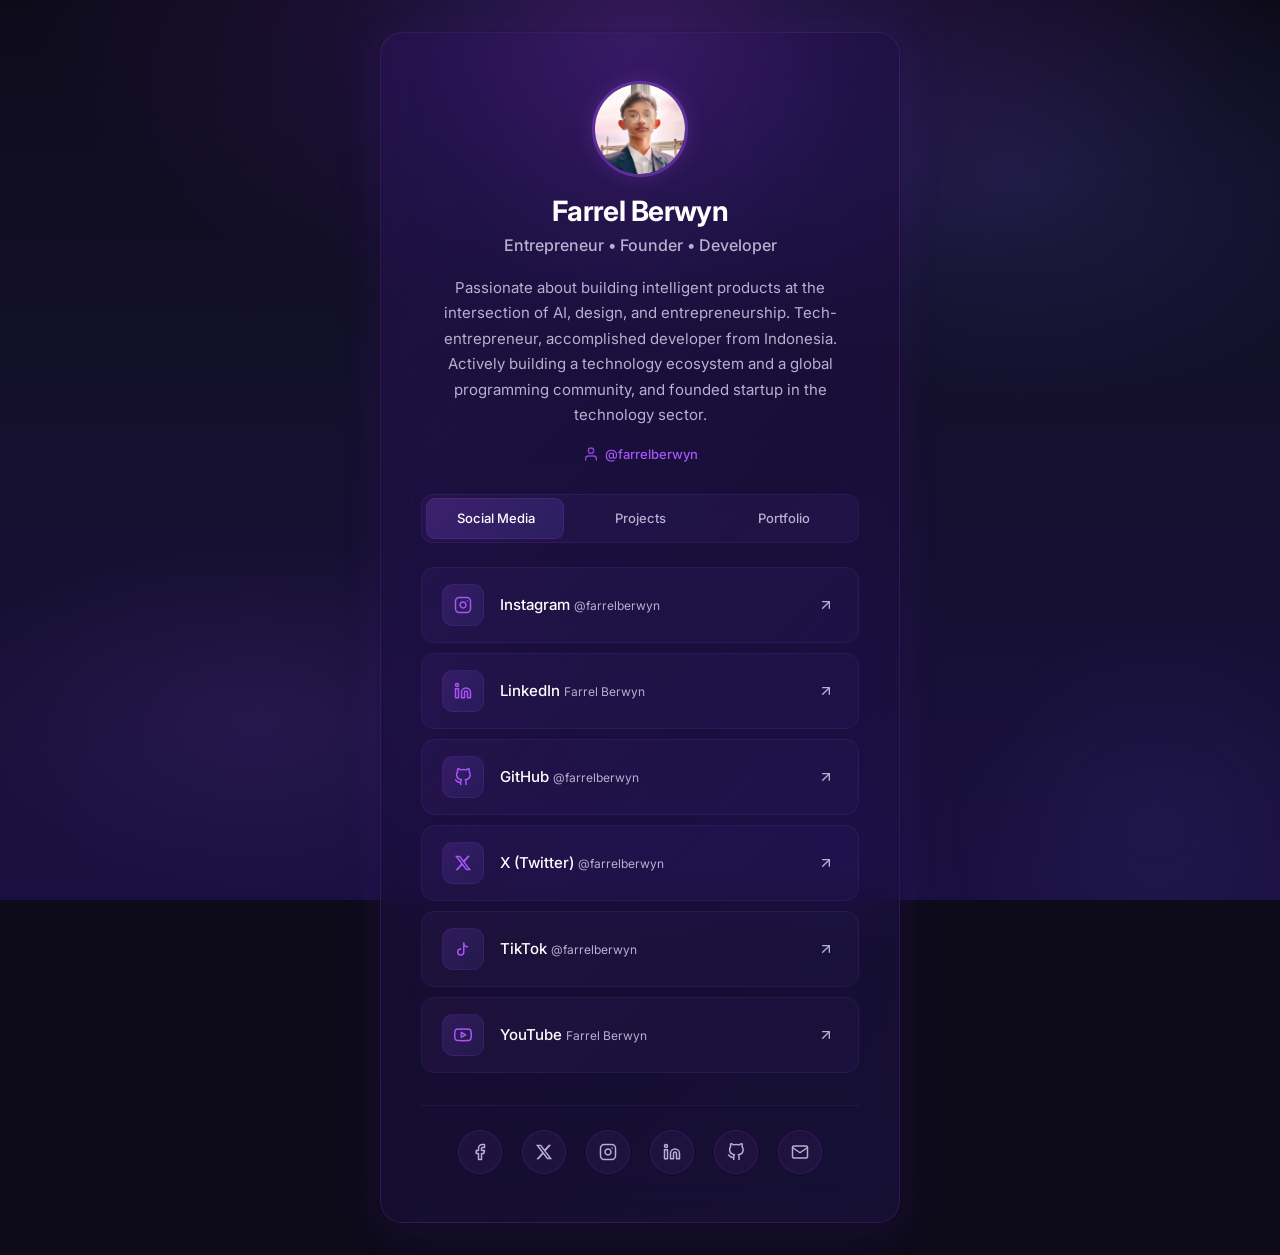
<file: index.html>
<!DOCTYPE html>
<html lang="en">

<head>
  <meta charset="UTF-8" />
  <meta name="viewport" content="width=device-width, initial-scale=1.0" />
  <meta name="description"
    content="Farrel Berwyn — AI Engineer, Founder & UI/UX Designer. Explore projects, portfolio, and connect on social media." />
  <meta name="theme-color" content="#0F1117" />
  <title>Farrel Berwyn — Profile</title>

  <!-- Preconnect for performance -->
  <link rel="preconnect" href="https://fonts.googleapis.com" />
  <link rel="preconnect" href="https://fonts.gstatic.com" crossorigin />
  <link href="https://fonts.googleapis.com/css2?family=Inter:wght@400;500;600;700&display=swap" rel="stylesheet" />

  <link rel="stylesheet" href="assets/css/style.css" />
</head>

<body>
  <!-- Background ambient glow -->
  <div class="bg-glow" aria-hidden="true"></div>

  <main class="main-container" role="main">
    <article class="profile-card" aria-label="Profile card of Farrel Berwyn">

      <!-- ══════════ Avatar ══════════ -->
      <header class="profile-header">
        <div class="avatar-wrapper">
          <img src="assets/img/FarrelProfile.jpg" alt="Farrel Berwyn's avatar" class="avatar" width="96" height="96"
            loading="eager" onerror="this.style.display='none'; this.nextElementSibling.style.display='flex';" />
          <div class="avatar-fallback" aria-hidden="true">FB</div>
        </div>

        <!-- ══════════ Name ══════════ -->
        <h1 class="profile-name">Farrel Berwyn</h1>

        <!-- ══════════ Subtitle ══════════ -->
        <p class="profile-subtitle">Entrepreneur • Founder • Developer</p>

        <!-- ══════════ Description ══════════ -->
        <p class="profile-description">
          Passionate about building intelligent products at the intersection of
          AI, design, and entrepreneurship. Tech-entrepreneur, accomplished developer from Indonesia.
          Actively building a technology ecosystem and a global programming community,
          and founded startup in the technology sector.
        </p>

        <!-- ══════════ Social Username ══════════ -->
        <p class="profile-handle">
          <svg class="handle-icon" viewBox="0 0 24 24" width="16" height="16" fill="none" stroke="currentColor"
            stroke-width="2" stroke-linecap="round" stroke-linejoin="round" aria-hidden="true">
            <path d="M20 21v-2a4 4 0 0 0-4-4H8a4 4 0 0 0-4 4v2" />
            <circle cx="12" cy="7" r="4" />
          </svg>
          <span>@farrelberwyn</span>
        </p>
      </header>

      <!-- ══════════ Tabs (Segmented Control) ══════════ -->
      <nav class="tabs-nav" role="tablist" aria-label="Content tabs">
        <div class="tabs-track">
          <div class="tab-indicator" aria-hidden="true"></div>
          <button class="tab-btn active" role="tab" id="tab-social" aria-selected="true" aria-controls="panel-social"
            data-tab="social">Social Media</button>
          <button class="tab-btn" role="tab" id="tab-projects" aria-selected="false" aria-controls="panel-projects"
            data-tab="projects">Projects</button>
          <button class="tab-btn" role="tab" id="tab-portfolio" aria-selected="false" aria-controls="panel-portfolio"
            data-tab="portfolio">Portfolio</button>
        </div>
      </nav>

      <!-- ══════════ Tab Panels ══════════ -->
      <div class="tab-panels">
        <section class="tab-panel active" role="tabpanel" id="panel-social" aria-labelledby="tab-social">
          <ul class="link-list" id="list-social" aria-label="Social media links"></ul>
        </section>

        <section class="tab-panel" role="tabpanel" id="panel-projects" aria-labelledby="tab-projects" hidden>
          <ul class="link-list" id="list-projects" aria-label="Project links"></ul>
        </section>

        <section class="tab-panel" role="tabpanel" id="panel-portfolio" aria-labelledby="tab-portfolio" hidden>
          <ul class="link-list" id="list-portfolio" aria-label="Portfolio links"></ul>
        </section>
      </div>

      <!-- ══════════ Footer ══════════ -->
      <footer class="profile-footer" aria-label="Social media footer">
        <nav class="footer-icons" aria-label="Footer social links" id="footer-icons"></nav>
      </footer>

    </article>
  </main>

  <script src="assets/js/app.js" defer></script>
</body>

</html>
</file>
<file: assets/css/style.css>
/* ═══════════════════════════════════════════════════════════
   CONNEXT — Modern Profile Card
   Design System & Styles — Purple Glassmorphism Edition
   ═══════════════════════════════════════════════════════════ */

/* ── Design Tokens ───────────────────────────────────────── */
:root {
  /* Colors — Purple / Violet Gradient Theme */
  --bg-primary:     #0D0B1A;
  --bg-card:        rgba(30, 20, 60, 0.55);
  --bg-card-solid:  #1A1235;
  --bg-hover:       rgba(80, 50, 140, 0.3);
  --accent:         #A855F7;
  --accent-rgb:     168, 85, 247;
  --accent-secondary: #6366F1;
  --accent-secondary-rgb: 99, 102, 241;
  --text-primary:   #FFFFFF;
  --text-secondary: #B8B0D0;
  --border-subtle:  rgba(168, 85, 247, 0.12);
  --border-hover:   rgba(168, 85, 247, 0.25);

  /* Typography */
  --font-family: 'Inter', -apple-system, BlinkMacSystemFont, 'SF Pro Display',
    'Segoe UI', Roboto, sans-serif;

  /* Spacing */
  --space-xs:  4px;
  --space-sm:  8px;
  --space-md:  16px;
  --space-lg:  24px;
  --space-xl:  32px;
  --space-2xl: 48px;

  /* Radii */
  --radius-sm:   8px;
  --radius-md:   14px;
  --radius-lg:   18px;
  --radius-xl:   22px;
  --radius-full: 9999px;

  /* Shadows */
  --shadow-card: 0 8px 40px rgba(100, 40, 200, 0.15),
                 0 2px 8px rgba(0, 0, 0, 0.25);
  --shadow-item: 0 2px 8px rgba(100, 40, 200, 0.08);
  --shadow-glow: 0 0 60px rgba(var(--accent-rgb), 0.2);

  /* Transitions */
  --ease-out: cubic-bezier(0.16, 1, 0.3, 1);
  --ease-spring: cubic-bezier(0.34, 1.56, 0.64, 1);
  --duration-fast: 150ms;
  --duration-normal: 300ms;
  --duration-slow: 500ms;

  /* Layout — mobile-first default (phone-sized) */
  --card-width: 100%;
}

/* ── Reset & Base ────────────────────────────────────────── */
*,
*::before,
*::after {
  margin: 0;
  padding: 0;
  box-sizing: border-box;
}

html {
  font-size: 16px;
  -webkit-font-smoothing: antialiased;
  -moz-osx-font-smoothing: grayscale;
  text-rendering: optimizeLegibility;
  scroll-behavior: smooth;
}

body {
  font-family: var(--font-family);
  color: var(--text-primary);
  min-height: 100dvh;
  overflow-x: hidden;
  line-height: 1.6;

  /* Deep purple gradient background */
  background: var(--bg-primary);
  background-image:
    radial-gradient(ellipse 80% 60% at 50% 0%, rgba(120, 40, 200, 0.25) 0%, transparent 60%),
    radial-gradient(ellipse 60% 50% at 80% 20%, rgba(99, 102, 241, 0.15) 0%, transparent 50%),
    radial-gradient(ellipse 50% 40% at 20% 80%, rgba(168, 85, 247, 0.1) 0%, transparent 50%),
    linear-gradient(180deg, #0D0B1A 0%, #13102A 40%, #1A1040 100%);
  background-attachment: fixed;
}

ul {
  list-style: none;
}

a {
  text-decoration: none;
  color: inherit;
}

button {
  cursor: pointer;
  border: none;
  background: none;
  font: inherit;
  color: inherit;
}

img {
  display: block;
  max-width: 100%;
  height: auto;
}

/* ── Background Ambient Glow ─────────────────────────────── */
.bg-glow {
  position: fixed;
  inset: 0;
  z-index: 0;
  pointer-events: none;
  overflow: hidden;
}

.bg-glow::before {
  content: '';
  position: absolute;
  top: -30%;
  left: 50%;
  transform: translateX(-50%);
  width: 700px;
  height: 700px;
  background: radial-gradient(
    circle,
    rgba(var(--accent-rgb), 0.12) 0%,
    rgba(var(--accent-secondary-rgb), 0.06) 35%,
    transparent 65%
  );
  border-radius: 50%;
  animation: glowPulse 8s ease-in-out infinite alternate;
}

.bg-glow::after {
  content: '';
  position: absolute;
  bottom: -20%;
  right: -10%;
  width: 500px;
  height: 500px;
  background: radial-gradient(
    circle,
    rgba(var(--accent-secondary-rgb), 0.08) 0%,
    transparent 60%
  );
  border-radius: 50%;
  animation: glowPulse 10s ease-in-out 2s infinite alternate-reverse;
}

@keyframes glowPulse {
  0%   { opacity: 0.5; transform: translateX(-50%) scale(1); }
  100% { opacity: 1;   transform: translateX(-50%) scale(1.2); }
}

/* ── Main Container ──────────────────────────────────────── */
.main-container {
  position: relative;
  z-index: 1;
  display: grid;
  justify-items: stretch;
  min-height: 100dvh;
}

/* ── Profile Card ────────────────────────────────────────── */
.profile-card {
  width: var(--card-width);
  border-radius: var(--radius-xl);
  box-shadow: var(--shadow-card);
  overflow: hidden;
  padding: clamp(24px, 5vw, 40px) clamp(20px, 4vw, 32px);
  position: relative;

  /* Glassmorphism — Purple tinted */
  background:
    linear-gradient(
      135deg,
      rgba(40, 20, 80, 0.6) 0%,
      rgba(25, 15, 55, 0.7) 50%,
      rgba(30, 20, 70, 0.55) 100%
    );
  backdrop-filter: blur(24px) saturate(1.5);
  -webkit-backdrop-filter: blur(24px) saturate(1.5);
  border: 1px solid rgba(168, 85, 247, 0.15);

  /* Entry animation */
  animation: cardEntry var(--duration-slow) var(--ease-out) both;
}

/* Inner glow overlay */
.profile-card::before {
  content: '';
  position: absolute;
  inset: 0;
  border-radius: var(--radius-xl);
  background:
    radial-gradient(ellipse 70% 40% at 50% 0%, rgba(168, 85, 247, 0.1) 0%, transparent 60%);
  pointer-events: none;
  z-index: 0;
}

/* Ensure children sit above overlay */
.profile-card > * {
  position: relative;
  z-index: 1;
}

@keyframes cardEntry {
  from {
    opacity: 0;
    transform: translateY(24px) scale(0.97);
  }
  to {
    opacity: 1;
    transform: translateY(0) scale(1);
  }
}

/* ── Profile Header ──────────────────────────────────────── */
.profile-header {
  text-align: center;
  margin-bottom: var(--space-lg);
}

/* Avatar */
.avatar-wrapper {
  position: relative;
  width: 96px;
  height: 96px;
  margin: 0 auto var(--space-md);
  animation: fadeSlideUp 600ms var(--ease-out) 100ms both;
}

.avatar {
  width: 96px;
  height: 96px;
  border-radius: var(--radius-full);
  object-fit: cover;
  border: 3px solid rgba(var(--accent-rgb), 0.4);
  box-shadow: 0 0 20px rgba(var(--accent-rgb), 0.2);
  transition: border-color var(--duration-normal) var(--ease-out),
              transform var(--duration-normal) var(--ease-out),
              box-shadow var(--duration-normal) var(--ease-out);
}

.avatar:hover {
  border-color: rgba(var(--accent-rgb), 0.7);
  transform: scale(1.05);
  box-shadow: 0 0 30px rgba(var(--accent-rgb), 0.35);
}

.avatar-fallback {
  display: none;
  width: 96px;
  height: 96px;
  border-radius: var(--radius-full);
  background: linear-gradient(135deg, var(--accent), var(--accent-secondary));
  align-items: center;
  justify-content: center;
  font-size: 32px;
  font-weight: 700;
  color: var(--text-primary);
  letter-spacing: 1px;
  box-shadow: 0 0 20px rgba(var(--accent-rgb), 0.3);
}

/* Name */
.profile-name {
  font-size: clamp(1.375rem, 4vw, 1.625rem);
  font-weight: 700;
  letter-spacing: -0.02em;
  line-height: 1.3;
  margin-bottom: var(--space-xs);
  animation: fadeSlideUp 600ms var(--ease-out) 200ms both;
}

/* Subtitle */
.profile-subtitle {
  font-size: clamp(0.8125rem, 2.5vw, 0.9375rem);
  color: var(--text-secondary);
  font-weight: 500;
  margin-bottom: var(--space-md);
  animation: fadeSlideUp 600ms var(--ease-out) 300ms both;
}

/* Description */
.profile-description {
  font-size: clamp(0.8125rem, 2.5vw, 0.875rem);
  color: var(--text-secondary);
  line-height: 1.7;
  max-width: 340px;
  margin: 0 auto var(--space-md);
  animation: fadeSlideUp 600ms var(--ease-out) 400ms both;
}

/* Social Handle */
.profile-handle {
  display: inline-flex;
  align-items: center;
  gap: 6px;
  font-size: 0.8125rem;
  color: var(--accent);
  font-weight: 500;
  animation: fadeSlideUp 600ms var(--ease-out) 500ms both;
}

.handle-icon {
  opacity: 0.8;
}

/* ── Shared Animation ────────────────────────────────────── */
@keyframes fadeSlideUp {
  from {
    opacity: 0;
    transform: translateY(12px);
  }
  to {
    opacity: 1;
    transform: translateY(0);
  }
}

/* ── Tabs (Segmented Control) ────────────────────────────── */
.tabs-nav {
  margin-bottom: var(--space-lg);
  animation: fadeSlideUp 600ms var(--ease-out) 550ms both;
}

.tabs-track {
  display: flex;
  position: relative;
  background: rgba(168, 85, 247, 0.06);
  border: 1px solid rgba(168, 85, 247, 0.1);
  border-radius: 12px;
  padding: 3px;
  gap: 2px;
}

.tab-indicator {
  position: absolute;
  top: 3px;
  left: 3px;
  height: calc(100% - 6px);
  width: calc(33.333% - 3.33px);
  background: linear-gradient(
    135deg,
    rgba(168, 85, 247, 0.2) 0%,
    rgba(99, 102, 241, 0.15) 100%
  );
  border: 1px solid rgba(168, 85, 247, 0.15);
  border-radius: 9px;
  transition: transform var(--duration-normal) var(--ease-out);
  z-index: 0;
}

.tab-btn {
  flex: 1;
  position: relative;
  z-index: 1;
  padding: 10px 4px;
  font-size: clamp(0.75rem, 2.2vw, 0.8125rem);
  font-weight: 500;
  color: var(--text-secondary);
  border-radius: 9px;
  transition: color var(--duration-normal) var(--ease-out);
  white-space: nowrap;
  user-select: none;
  -webkit-tap-highlight-color: transparent;
}

.tab-btn:hover {
  color: var(--text-primary);
}

.tab-btn.active {
  color: var(--text-primary);
}

.tab-btn:focus-visible {
  outline: 2px solid var(--accent);
  outline-offset: -2px;
}

/* ── Tab Panels ──────────────────────────────────────────── */
.tab-panels {
  position: relative;
  min-height: 200px;
}

.tab-panel {
  animation: panelIn var(--duration-normal) var(--ease-out) both;
}

.tab-panel[hidden] {
  display: none;
}

@keyframes panelIn {
  from {
    opacity: 0;
    transform: translateY(8px);
  }
  to {
    opacity: 1;
    transform: translateY(0);
  }
}

/* ── Link List ───────────────────────────────────────────── */
.link-list {
  display: flex;
  flex-direction: column;
  gap: 10px;
}

/* ── Link Card ───────────────────────────────────────────── */
.link-card {
  opacity: 0;
  animation: fadeSlideUp var(--duration-normal) var(--ease-out) both;
}

.link-card a {
  display: flex;
  align-items: center;
  gap: var(--space-md);
  padding: 14px var(--space-md);
  background: linear-gradient(
    135deg,
    rgba(168, 85, 247, 0.06) 0%,
    rgba(99, 102, 241, 0.04) 100%
  );
  border: 1px solid rgba(168, 85, 247, 0.1);
  border-radius: var(--radius-md);
  transition:
    background var(--duration-normal) var(--ease-out),
    border-color var(--duration-normal) var(--ease-out),
    transform var(--duration-fast) var(--ease-out),
    box-shadow var(--duration-normal) var(--ease-out);
  position: relative;
  overflow: hidden;
  -webkit-tap-highlight-color: transparent;
}

.link-card a:hover {
  background: linear-gradient(
    135deg,
    rgba(168, 85, 247, 0.15) 0%,
    rgba(99, 102, 241, 0.1) 100%
  );
  border-color: rgba(168, 85, 247, 0.25);
  transform: translateY(-1px);
  box-shadow: 0 4px 16px rgba(var(--accent-rgb), 0.12);
}

.link-card a:active {
  transform: scale(0.985);
  transition-duration: 80ms;
}

.link-card a:focus-visible {
  outline: 2px solid var(--accent);
  outline-offset: 2px;
}

/* Card Icon */
.link-card-icon {
  display: flex;
  align-items: center;
  justify-content: center;
  width: 38px;
  height: 38px;
  border-radius: 11px;
  background: linear-gradient(
    135deg,
    rgba(var(--accent-rgb), 0.15) 0%,
    rgba(var(--accent-secondary-rgb), 0.1) 100%
  );
  border: 1px solid rgba(var(--accent-rgb), 0.1);
  color: var(--accent);
  flex-shrink: 0;
  transition: background var(--duration-normal) var(--ease-out),
              box-shadow var(--duration-normal) var(--ease-out);
}

.link-card a:hover .link-card-icon {
  background: linear-gradient(
    135deg,
    rgba(var(--accent-rgb), 0.25) 0%,
    rgba(var(--accent-secondary-rgb), 0.15) 100%
  );
  box-shadow: 0 0 12px rgba(var(--accent-rgb), 0.15);
}

.link-card-icon svg {
  width: 18px;
  height: 18px;
}

/* Card Content */
.link-card-content {
  flex: 1;
  min-width: 0;
}

.link-card-title {
  font-size: 0.875rem;
  font-weight: 500;
  line-height: 1.4;
  white-space: nowrap;
  overflow: hidden;
  text-overflow: ellipsis;
}

.link-card-desc {
  font-size: 0.75rem;
  color: var(--text-secondary);
  margin-top: 2px;
  white-space: nowrap;
  overflow: hidden;
  text-overflow: ellipsis;
}

/* Arrow */
.link-card-arrow {
  display: flex;
  align-items: center;
  justify-content: center;
  width: 24px;
  height: 24px;
  color: var(--text-secondary);
  flex-shrink: 0;
  transition: transform var(--duration-normal) var(--ease-out),
              color var(--duration-normal) var(--ease-out);
}

.link-card a:hover .link-card-arrow {
  color: var(--accent);
  transform: translateX(2px);
}

.link-card-arrow svg {
  width: 16px;
  height: 16px;
}

/* ── Ripple Effect ───────────────────────────────────────── */
.ripple {
  position: absolute;
  border-radius: 50%;
  background: rgba(var(--accent-rgb), 0.18);
  transform: scale(0);
  animation: rippleAnim 600ms ease-out forwards;
  pointer-events: none;
}

@keyframes rippleAnim {
  to {
    transform: scale(4);
    opacity: 0;
  }
}

/* ── Footer ──────────────────────────────────────────────── */
.profile-footer {
  margin-top: var(--space-xl);
  padding-top: var(--space-lg);
  border-top: 1px solid rgba(168, 85, 247, 0.1);
  animation: fadeSlideUp 600ms var(--ease-out) 800ms both;
}

.footer-icons {
  display: flex;
  justify-content: center;
  gap: clamp(12px, 3vw, 20px);
  flex-wrap: wrap;
}

.footer-icon {
  display: flex;
  align-items: center;
  justify-content: center;
  width: 40px;
  height: 40px;
  border-radius: var(--radius-full);
  background: rgba(168, 85, 247, 0.06);
  border: 1px solid rgba(168, 85, 247, 0.12);
  color: var(--text-secondary);
  transition:
    color var(--duration-normal) var(--ease-out),
    background var(--duration-normal) var(--ease-out),
    border-color var(--duration-normal) var(--ease-out),
    transform var(--duration-normal) var(--ease-spring),
    box-shadow var(--duration-normal) var(--ease-out);
  -webkit-tap-highlight-color: transparent;
}

.footer-icon:hover {
  color: var(--accent);
  background: rgba(var(--accent-rgb), 0.15);
  border-color: rgba(var(--accent-rgb), 0.3);
  transform: scale(1.12);
  box-shadow: 0 0 20px rgba(var(--accent-rgb), 0.25);
}

.footer-icon:active {
  transform: scale(0.95);
}

.footer-icon:focus-visible {
  outline: 2px solid var(--accent);
  outline-offset: 2px;
}

.footer-icon svg {
  width: 18px;
  height: 18px;
}

/* ── Responsive: Mobile (default — ≤ 480px) ──────────────── */
/* Mobile-first: card is full-width with comfortable margins */
.main-container {
  padding: var(--space-sm);
  align-items: flex-start;
  padding-top: var(--space-lg);
}

.profile-card {
  border-radius: var(--radius-lg);
}

.avatar {
  width: 80px;
  height: 80px;
}

.avatar-wrapper {
  width: 80px;
  height: 80px;
}

.avatar-fallback {
  width: 80px;
  height: 80px;
  font-size: 28px;
}

.tab-btn {
  padding: 8px 2px;
}

.link-card a {
  padding: 12px 14px;
}

.footer-icon {
  width: 38px;
  height: 38px;
}

/* ── Responsive: Tablet (481px – 768px) ──────────────────── */
@media (min-width: 481px) {
  :root {
    --card-width: clamp(400px, 80vw, 520px);
  }

  .main-container {
    justify-items: center;
    padding: var(--space-md);
    align-items: center;
    padding-top: 0;
  }

  .profile-card {
    border-radius: var(--radius-xl);
    padding: clamp(24px, 5vw, 36px) clamp(20px, 4vw, 28px);
  }

  .avatar {
    width: 96px;
    height: 96px;
  }

  .avatar-wrapper {
    width: 96px;
    height: 96px;
  }

  .avatar-fallback {
    width: 96px;
    height: 96px;
    font-size: 32px;
  }

  .tab-btn {
    padding: 10px 4px;
  }

  .link-card a {
    padding: 14px var(--space-md);
  }

  .footer-icon {
    width: 40px;
    height: 40px;
  }
}

/* ── Responsive: Desktop (769px+) ────────────────────────── */
@media (min-width: 769px) {
  :root {
    --card-width: clamp(460px, 40vw, 560px);
  }

  .main-container {
    padding: var(--space-xl);
  }

  .profile-card {
    padding: 40px 36px;
  }
}

/* ── Responsive: Wide Desktop (1200px+) ──────────────────── */
@media (min-width: 1200px) {
  :root {
    --card-width: clamp(520px, 35vw, 640px);
  }

  .profile-card {
    padding: 48px 40px;
  }

  .profile-name {
    font-size: 1.75rem;
  }

  .profile-subtitle {
    font-size: 1rem;
  }

  .profile-description {
    font-size: 0.9375rem;
    max-width: 420px;
  }

  .link-card a {
    padding: 16px 20px;
  }

  .link-card-icon {
    width: 42px;
    height: 42px;
  }

  .link-card-title {
    font-size: 0.9375rem;
  }

  .footer-icon {
    width: 44px;
    height: 44px;
  }
}

/* ── Reduced Motion ──────────────────────────────────────── */
@media (prefers-reduced-motion: reduce) {
  *,
  *::before,
  *::after {
    animation-duration: 0.01ms !important;
    animation-iteration-count: 1 !important;
    transition-duration: 0.01ms !important;
  }

  .bg-glow::before,
  .bg-glow::after {
    animation: none;
  }
}

/* ── Focus Visible (polyfill-safe) ───────────────────────── */
:focus:not(:focus-visible) {
  outline: none;
}
</file>
